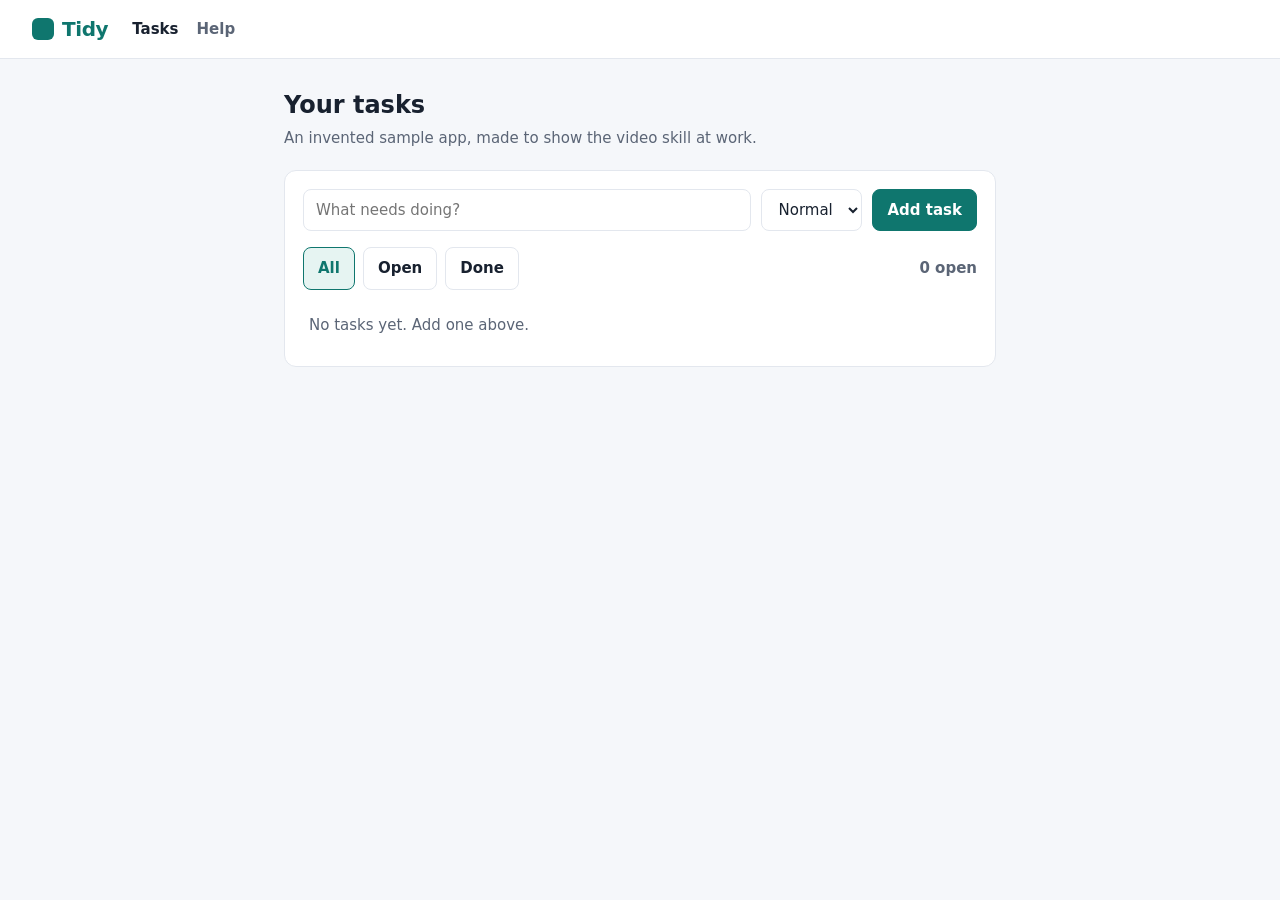
<file: examples/tidy/site/index.html>
<!doctype html>
<html lang="en">
<head>
<meta charset="utf-8">
<meta name="viewport" content="width=device-width,initial-scale=1">
<title>Tidy — tasks</title>
<link rel="stylesheet" href="style.css">
</head>
<body>
<header>
  <div class="logo"><span></span>Tidy</div>
  <nav><a href="index.html" aria-current="page">Tasks</a><a href="help.html">Help</a></nav>
</header>
<main>
  <h1>Your tasks</h1>
  <p class="sub">An invented sample app, made to show the video skill at work.</p>
  <div class="card">
    <form class="add" id="add-form">
      <input type="text" id="new-title" placeholder="What needs doing?" aria-label="New task" autocomplete="off">
      <select id="new-priority" aria-label="Priority">
        <option>Low</option><option selected>Normal</option><option>High</option>
      </select>
      <button class="primary" id="add">Add task</button>
    </form>
    <div class="bar">
      <button class="filter" data-f="all" id="f-all" aria-pressed="true">All</button>
      <button class="filter" data-f="open" id="f-open" aria-pressed="false">Open</button>
      <button class="filter" data-f="done" id="f-done" aria-pressed="false">Done</button>
      <span class="spacer"></span>
      <span id="left"></span>
    </div>
    <ul class="tasks" id="tasks"></ul>
  </div>
  <div id="status" role="status"></div>
</main>

<dialog id="confirm">
  <h2>Delete this task?</h2>
  <p id="confirm-text"></p>
  <div class="right">
    <button id="cancel">Cancel</button>
    <button class="danger" id="really-delete">Delete</button>
  </div>
</dialog>
<script src="app.js"></script>
</body>
</html>
</file>
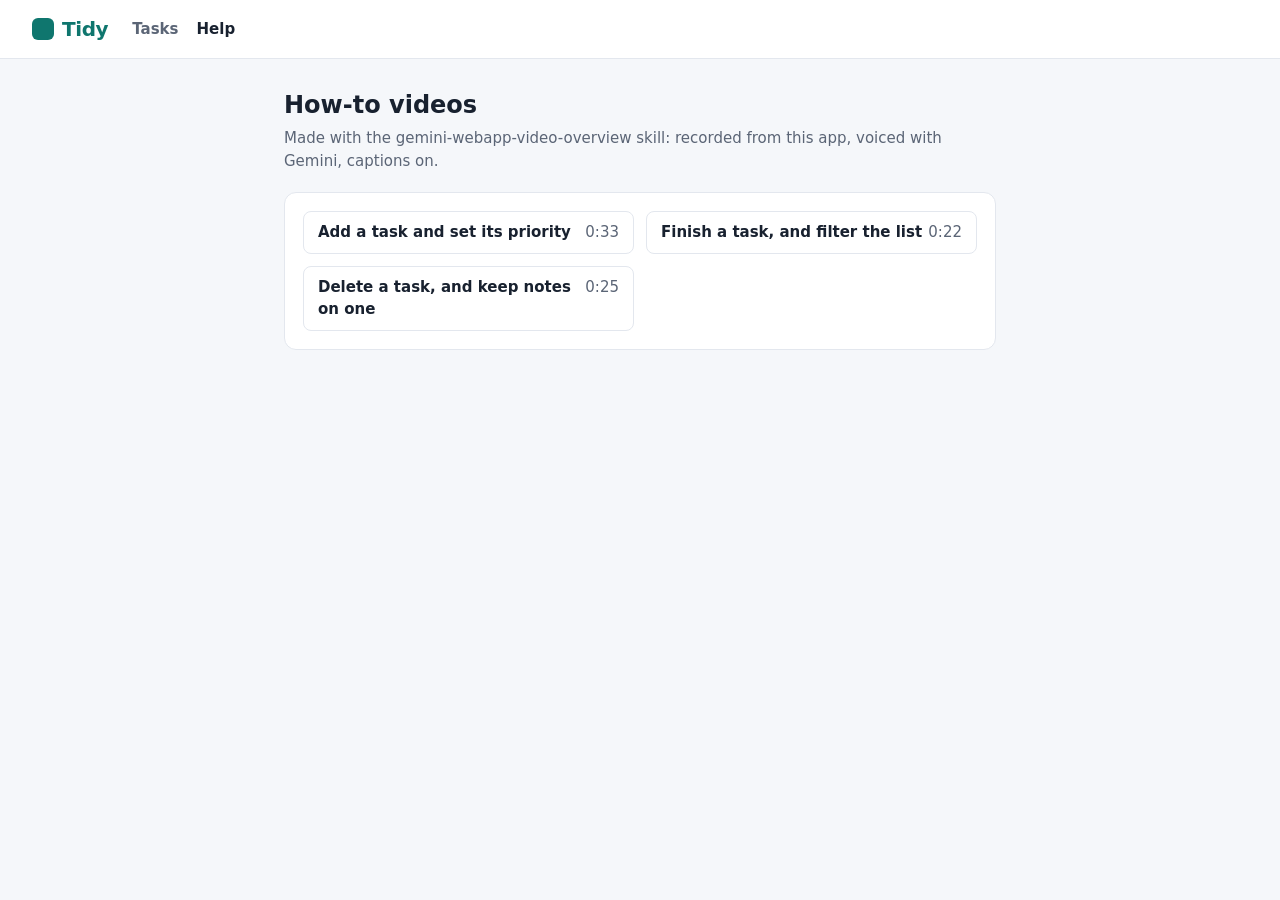
<file: examples/tidy/site/help.html>
<!doctype html>
<html lang="en">
<head>
<meta charset="utf-8">
<meta name="viewport" content="width=device-width,initial-scale=1">
<title>Tidy — help</title>
<link rel="stylesheet" href="style.css">
</head>
<body>
<header>
  <div class="logo"><span></span>Tidy</div>
  <nav><a href="index.html">Tasks</a><a href="help.html" aria-current="page">Help</a></nav>
</header>
<main>
  <h1>How-to videos</h1>
  <p class="sub">Made with the gemini-webapp-video-overview skill: recorded from this app, voiced with Gemini, captions on.</p>
  <div class="card">
    <div class="videos" id="videos"><p class="empty">Loading…</p></div>
    <video id="player" controls playsinline preload="metadata" hidden></video>
  </div>
</main>
<script src="help.js"></script>
</body>
</html>
</file>
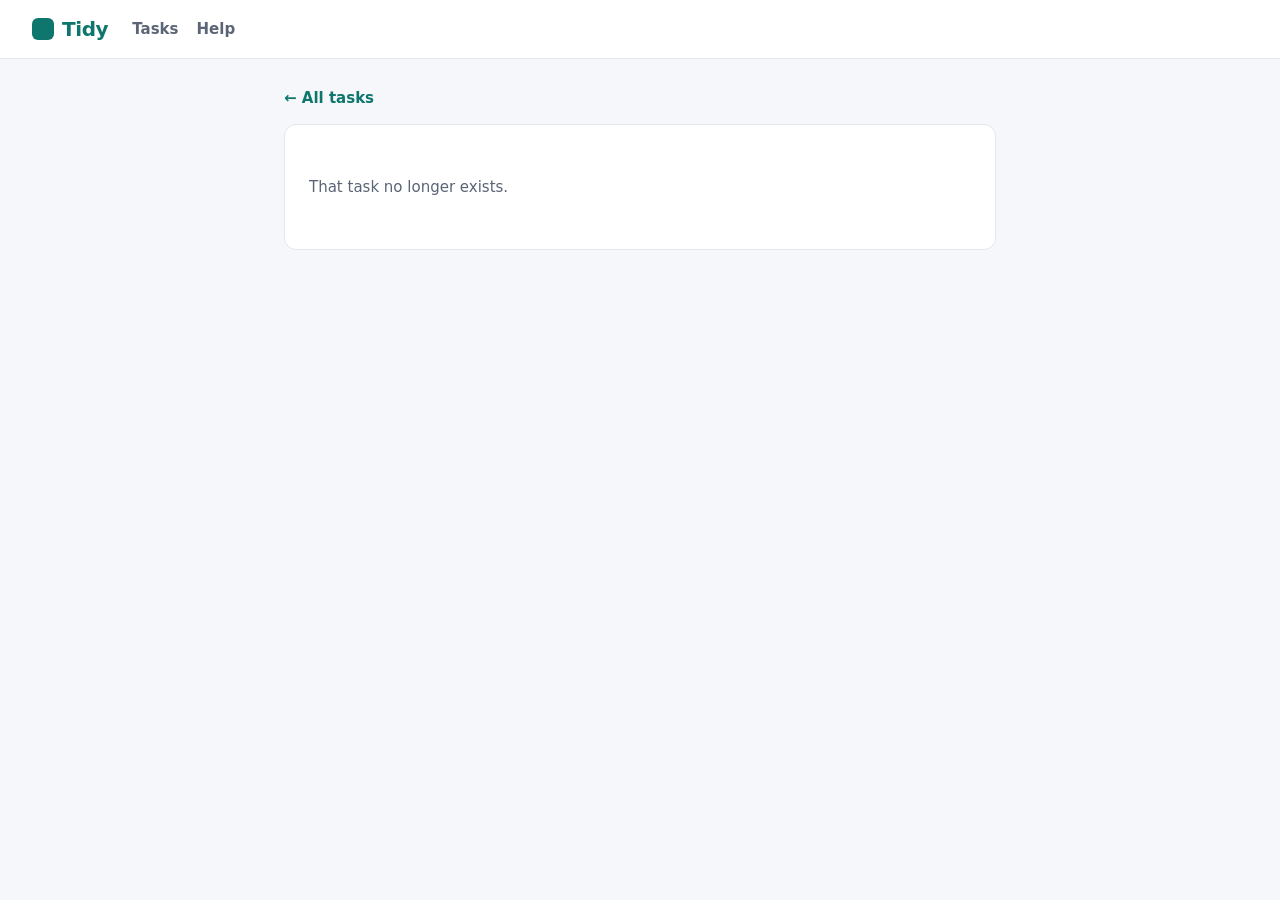
<file: examples/tidy/site/task.html>
<!doctype html>
<html lang="en">
<head>
<meta charset="utf-8">
<meta name="viewport" content="width=device-width,initial-scale=1">
<title>Tidy — task</title>
<link rel="stylesheet" href="style.css">
</head>
<body>
<header>
  <div class="logo"><span></span>Tidy</div>
  <nav><a href="index.html">Tasks</a><a href="help.html">Help</a></nav>
</header>
<main>
  <a class="back" id="back" href="index.html">← All tasks</a>
  <div class="card" id="detail">
    <h1 id="title"></h1>
    <div class="meta"><span class="badge" id="priority"></span><span id="state"></span></div>
    <label for="notes"><b>Notes</b></label>
    <textarea id="notes" placeholder="Anything to remember about this task"></textarea>
    <div style="margin-top:12px"><button class="primary" id="save">Save notes</button><span class="saved" id="saved"></span></div>
  </div>
</main>
<script src="app.js"></script>
<script src="task.js"></script>
</body>
</html>
</file>
<file: examples/tidy/site/style.css>
:root {
  --ink: #18212f; --dim: #5b6576; --line: #e3e7ee; --bg: #f5f7fa; --card: #fff;
  --brand: #0f766e; --brand-soft: #e6f4f2; --high: #b42318; --high-soft: #fdecea;
  --normal: #1d4ed8; --normal-soft: #e8eefc; --low: #5b6576; --low-soft: #eef0f3;
}
* { box-sizing: border-box; }
body { margin: 0; font: 15px/1.5 system-ui, -apple-system, "Segoe UI", sans-serif; color: var(--ink); background: var(--bg); }
header { display: flex; align-items: center; gap: 24px; padding: 14px 32px; background: var(--card); border-bottom: 1px solid var(--line); }
.logo { font-weight: 800; font-size: 20px; color: var(--brand); letter-spacing: -.02em; display: flex; align-items: center; gap: 8px; }
.logo span { width: 22px; height: 22px; border-radius: 6px; background: var(--brand); display: inline-block; }
nav a { color: var(--dim); text-decoration: none; margin-right: 18px; font-weight: 600; }
nav a[aria-current=page] { color: var(--ink); }
main { max-width: 760px; margin: 28px auto; padding: 0 24px; }
h1 { font-size: 24px; margin: 0 0 4px; }
.sub { color: var(--dim); margin: 0 0 20px; }
.card { background: var(--card); border: 1px solid var(--line); border-radius: 12px; padding: 18px; }
form.add { display: flex; gap: 10px; margin-bottom: 16px; }
input[type=text], select, textarea { font: inherit; border: 1px solid var(--line); border-radius: 8px; padding: 9px 12px; background: #fff; color: var(--ink); }
input[type=text] { flex: 1; }
textarea { width: 100%; min-height: 120px; resize: vertical; }
button { font: inherit; font-weight: 600; border: 1px solid var(--line); background: #fff; color: var(--ink); border-radius: 8px; padding: 9px 14px; cursor: pointer; }
button.primary { background: var(--brand); border-color: var(--brand); color: #fff; }
button.danger { background: var(--high); border-color: var(--high); color: #fff; }
.bar { display: flex; align-items: center; gap: 8px; margin: 8px 0 12px; }
.bar .spacer { flex: 1; }
.filter[aria-pressed=true] { background: var(--brand-soft); border-color: var(--brand); color: var(--brand); }
#left { color: var(--dim); font-weight: 600; }
ul.tasks { list-style: none; margin: 0; padding: 0; }
ul.tasks li { display: flex; align-items: center; gap: 12px; padding: 12px 6px; border-top: 1px solid var(--line); }
ul.tasks li:first-child { border-top: none; }
ul.tasks input[type=checkbox] { width: 20px; height: 20px; accent-color: var(--brand); }
ul.tasks a { flex: 1; color: var(--ink); text-decoration: none; font-weight: 500; }
ul.tasks li.done a { color: var(--dim); text-decoration: line-through; }
.badge { font-size: 12px; font-weight: 700; padding: 2px 9px; border-radius: 999px; }
.badge.High { color: var(--high); background: var(--high-soft); }
.badge.Normal { color: var(--normal); background: var(--normal-soft); }
.badge.Low { color: var(--low); background: var(--low-soft); }
.del { border: none; background: none; color: var(--dim); font-size: 18px; padding: 4px 8px; }
.empty { color: var(--dim); padding: 18px 6px; }
#status { margin-top: 14px; color: var(--dim); min-height: 1.5em; }
dialog { border: none; border-radius: 14px; padding: 22px; width: 360px; box-shadow: 0 20px 60px #0004; }
dialog::backdrop { background: #18212f66; }
dialog h2 { margin: 0 0 6px; font-size: 18px; }
dialog p { margin: 0 0 18px; color: var(--dim); }
dialog .right { display: flex; justify-content: flex-end; gap: 8px; }
.meta { display: flex; gap: 10px; align-items: center; margin-bottom: 14px; }
.back { display: inline-block; margin-bottom: 14px; color: var(--brand); font-weight: 600; text-decoration: none; }
.saved { color: var(--brand); font-weight: 600; margin-left: 10px; }
.videos { display: grid; grid-template-columns: 1fr 1fr; gap: 12px; }
.videos button { text-align: left; display: flex; justify-content: space-between; }
.videos button span { color: var(--dim); font-weight: 500; }
video { width: 100%; border-radius: 10px; margin-top: 16px; background: #000; }
</file>
